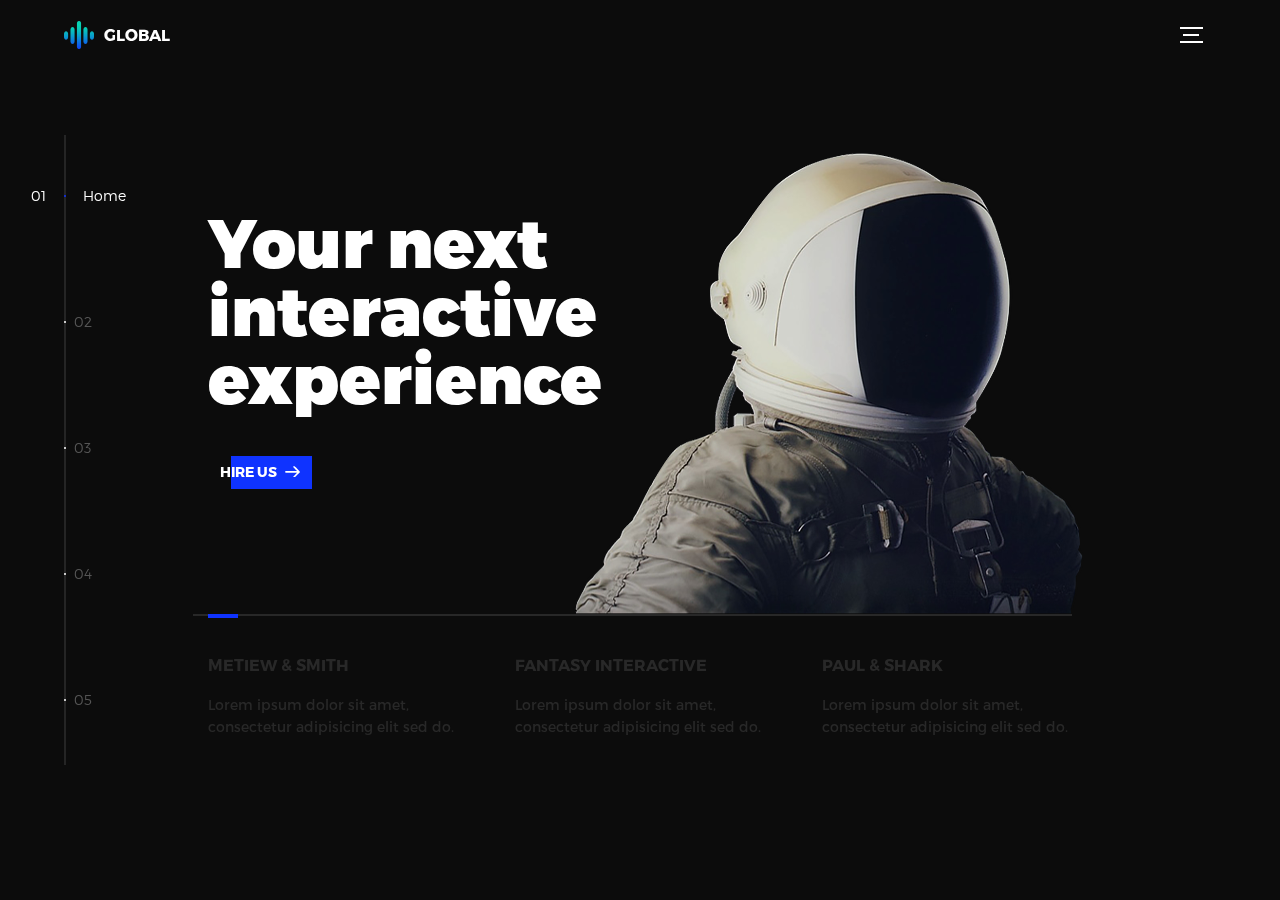
<file: index.html>
<!DOCTYPE html>
<html lang="en">
<head>
  <title>Global</title>
  <meta charset="utf-8">
  <meta name="viewport" content="width=device-width, initial-scale=1">
  <meta http-equiv="X-UA-Compatible" content="IE=edge">
  <meta name="description" content="HTML5 website template">
  <meta name="keywords" content="global, template, html, sass, jquery">
  <meta name="author" content="Bucky Maler">
  <link rel="stylesheet" href="assets/css/main.css">
</head>
<body>

<!-- notification for small viewports and landscape oriented smartphones -->
<div class="device-notification">
  <a class="device-notification--logo" href="#0">
    <img src="assets/img/logo.png" alt="Global">
    <p>Global</p>
  </a>
  <p class="device-notification--message">Global has so much to offer that we must request you orient your device to portrait or find a larger screen. You won't be disappointed.</p>
</div>

<div class="perspective effect-rotate-left">
  <div class="container"><div class="outer-nav--return"></div>
    <div id="viewport" class="l-viewport">
      <div class="l-wrapper">
        <header class="header">
          <a class="header--logo" href="#0">
            <img src="assets/img/logo.png" alt="Global">
            <p>Global</p>
          </a>
          <button class="header--cta cta">Hire Us</button>
          <div class="header--nav-toggle">
            <span></span>
          </div>
        </header>
        <nav class="l-side-nav">
          <ul class="side-nav">
            <li class="is-active"><span>Home</span></li>
            <li><span>Works</span></li>
            <li><span>About</span></li>
            <li><span>Contact</span></li>
            <li><span>Hire us</span></li>
          </ul>
        </nav>
        <ul class="l-main-content main-content">
          <li class="l-section section section--is-active">
            <div class="intro">
              <div class="intro--banner">
                <h1>Your next<br>interactive<br>experience</h1>
                <button class="cta">Hire Us
                  <svg version="1.1" id="Layer_1" xmlns="http://www.w3.org/2000/svg" xmlns:xlink="http://www.w3.org/1999/xlink" x="0px" y="0px" viewBox="0 0 150 118" style="enable-background:new 0 0 150 118;" xml:space="preserve">
                  <g transform="translate(0.000000,118.000000) scale(0.100000,-0.100000)">
                    <path d="M870,1167c-34-17-55-57-46-90c3-15,81-100,194-211l187-185l-565-1c-431,0-571-3-590-13c-55-28-64-94-18-137c21-20,33-20,597-20h575l-192-193C800,103,794,94,849,39c20-20,39-29,61-29c28,0,63,30,298,262c147,144,272,271,279,282c30,51,23,60-219,304C947,1180,926,1196,870,1167z"/>
                  </g>
                  </svg>
                  <span class="btn-background"></span>
                </button>
                <img src="assets/img/introduction-visual.png" alt="Welcome">
              </div>
              <div class="intro--options">
                <a href="#0">
                  <h3>Metiew &amp; Smith</h3>
                  <p>Lorem ipsum dolor sit amet, consectetur adipisicing elit sed do.</p>
                </a>
                <a href="#0">
                  <h3>Fantasy interactive</h3>
                  <p>Lorem ipsum dolor sit amet, consectetur adipisicing elit sed do.</p>
                </a>
                <a href="#0">
                  <h3>Paul &amp; shark</h3>
                  <p>Lorem ipsum dolor sit amet, consectetur adipisicing elit sed do.</p>
                </a>
              </div>
            </div>
          </li>
          <li class="l-section section">
            <div class="work">
              <h2>Selected work</h2>
              <div class="work--lockup">
                <ul class="slider">
                  <li class="slider--item slider--item-left">
                    <a href="#0">
                      <div class="slider--item-image">
                        <img src="assets/img/work-victory.jpg" alt="Victory">
                      </div>
                      <p class="slider--item-title">Victory</p>
                      <p class="slider--item-description">Lorem ipsum dolor sit amet, consectetur adipisicing elit sed do.</p>
                    </a>
                  </li>
                  <li class="slider--item slider--item-center">
                    <a href="#0">
                      <div class="slider--item-image">
                        <img src="assets/img/work-metiew-smith.jpg" alt="Metiew and Smith">
                      </div>
                      <p class="slider--item-title">Metiew &amp; Smith</p>
                      <p class="slider--item-description">Lorem ipsum dolor sit amet, consectetur adipisicing elit sed do.</p>
                    </a>
                  </li>
                  <li class="slider--item slider--item-right">
                    <a href="#0">
                      <div class="slider--item-image">
                        <img src="assets/img/work-alex-nowak.jpg" alt="Alex Nowak">
                      </div>
                      <p class="slider--item-title">Alex Nowak</p>
                      <p class="slider--item-description">Lorem ipsum dolor sit amet, consectetur adipisicing elit sed do.</p>
                    </a>
                  </li>
                </ul>
                <div class="slider--prev">
                  <svg version="1.1" id="Layer_1" xmlns="http://www.w3.org/2000/svg" xmlns:xlink="http://www.w3.org/1999/xlink" x="0px" y="0px"
                  viewBox="0 0 150 118" style="enable-background:new 0 0 150 118;" xml:space="preserve">
                  <g transform="translate(0.000000,118.000000) scale(0.100000,-0.100000)">
                    <path d="M561,1169C525,1155,10,640,3,612c-3-13,1-36,8-52c8-15,134-145,281-289C527,41,562,10,590,10c22,0,41,9,61,29
                    c55,55,49,64-163,278L296,510h575c564,0,576,0,597,20c46,43,37,109-18,137c-19,10-159,13-590,13l-565,1l182,180
                    c101,99,187,188,193,199c16,30,12,57-12,84C631,1174,595,1183,561,1169z"/>
                  </g>
                  </svg>
                </div>
                <div class="slider--next">
                  <svg version="1.1" id="Layer_1" xmlns="http://www.w3.org/2000/svg" xmlns:xlink="http://www.w3.org/1999/xlink" x="0px" y="0px" viewBox="0 0 150 118" style="enable-background:new 0 0 150 118;" xml:space="preserve">
                  <g transform="translate(0.000000,118.000000) scale(0.100000,-0.100000)">
                    <path d="M870,1167c-34-17-55-57-46-90c3-15,81-100,194-211l187-185l-565-1c-431,0-571-3-590-13c-55-28-64-94-18-137c21-20,33-20,597-20h575l-192-193C800,103,794,94,849,39c20-20,39-29,61-29c28,0,63,30,298,262c147,144,272,271,279,282c30,51,23,60-219,304C947,1180,926,1196,870,1167z"/>
                  </g>
                  </svg>
                </div>
              </div>
            </div>
          </li>
          <li class="l-section section">
            <div class="about">
              <div class="about--banner">
                <h2>We<br>believe in<br>passionate<br>people</h2>
                <a href="#0">Career
                  <span>
                    <svg version="1.1" id="Layer_1" xmlns="http://www.w3.org/2000/svg" xmlns:xlink="http://www.w3.org/1999/xlink" x="0px" y="0px" viewBox="0 0 150 118" style="enable-background:new 0 0 150 118;" xml:space="preserve">
                    <g transform="translate(0.000000,118.000000) scale(0.100000,-0.100000)">
                      <path d="M870,1167c-34-17-55-57-46-90c3-15,81-100,194-211l187-185l-565-1c-431,0-571-3-590-13c-55-28-64-94-18-137c21-20,33-20,597-20h575l-192-193C800,103,794,94,849,39c20-20,39-29,61-29c28,0,63,30,298,262c147,144,272,271,279,282c30,51,23,60-219,304C947,1180,926,1196,870,1167z"/>
                    </g>
                    </svg>
                  </span>
                </a>
                <img src="assets/img/about-visual.png" alt="About Us">
              </div>
              <div class="about--options">
                <a href="#0">
                  <h3>Winners</h3>
                </a>
                <a href="#0">
                  <h3>Philosophy</h3>
                </a>
                <a href="#0">
                  <h3>History</h3>
                </a>
              </div>
            </div>
          </li>
          <li class="l-section section">
            <div class="contact">
              <div class="contact--lockup">
                <div class="modal">
                  <div class="modal--information">
                    <p>Pawia 5, 31-154 Kraków, Poland</p>
                    <a href="mailto:ouremail@gmail.com">ouremail@gmail.com</a>
                    <a href="tel:+148126287560">+48 12 628 75 60</a>
                  </div>
                  <ul class="modal--options">
                    <li><a href="#0">Bēhance</a></li>
                    <li><a href="#0">dribbble</a></li>
                    <li><a href="mailto:ouremail@gmail.com">Contact Us</a></li>
                  </ul>
                </div>
              </div>
            </div>
          </li>
          <li class="l-section section">
            <div class="hire">
              <h2>You want us to do</h2>
              <!-- checkout formspree.io for easy form setup -->
              <form class="work-request">
                <div class="work-request--options">
                  <span class="options-a">
                    <input id="opt-1" type="checkbox" value="app design">
                    <label for="opt-1">
                      <svg version="1.1" id="Layer_1" xmlns="http://www.w3.org/2000/svg" xmlns:xlink="http://www.w3.org/1999/xlink" x="0px" y="0px"
                      viewBox="0 0 150 111" style="enable-background:new 0 0 150 111;" xml:space="preserve">
                      <g transform="translate(0.000000,111.000000) scale(0.100000,-0.100000)">
                        <path d="M950,705L555,310L360,505C253,612,160,700,155,700c-6,0-44-34-85-75l-75-75l278-278L550-5l475,475c261,261,475,480,475,485c0,13-132,145-145,145C1349,1100,1167,922,950,705z"/>
                      </g>
                      </svg>
                      App Design
                    </label>
                    <input id="opt-2" type="checkbox" value="graphic design">
                    <label for="opt-2">
                      <svg version="1.1" id="Layer_1" xmlns="http://www.w3.org/2000/svg" xmlns:xlink="http://www.w3.org/1999/xlink" x="0px" y="0px"
                      viewBox="0 0 150 111" style="enable-background:new 0 0 150 111;" xml:space="preserve">
                      <g transform="translate(0.000000,111.000000) scale(0.100000,-0.100000)">
                        <path d="M950,705L555,310L360,505C253,612,160,700,155,700c-6,0-44-34-85-75l-75-75l278-278L550-5l475,475c261,261,475,480,475,485c0,13-132,145-145,145C1349,1100,1167,922,950,705z"/>
                      </g>
                      </svg>
                      Graphic Design
                    </label>
                    <input id="opt-3" type="checkbox" value="motion design">
                    <label for="opt-3">
                      <svg version="1.1" id="Layer_1" xmlns="http://www.w3.org/2000/svg" xmlns:xlink="http://www.w3.org/1999/xlink" x="0px" y="0px"
                      viewBox="0 0 150 111" style="enable-background:new 0 0 150 111;" xml:space="preserve">
                      <g transform="translate(0.000000,111.000000) scale(0.100000,-0.100000)">
                        <path d="M950,705L555,310L360,505C253,612,160,700,155,700c-6,0-44-34-85-75l-75-75l278-278L550-5l475,475c261,261,475,480,475,485c0,13-132,145-145,145C1349,1100,1167,922,950,705z"/>
                      </g>
                      </svg>
                      Motion Design
                    </label>
                  </span>
                  <span class="options-b">
                    <input id="opt-4" type="checkbox" value="ux design">
                    <label for="opt-4">
                      <svg version="1.1" id="Layer_1" xmlns="http://www.w3.org/2000/svg" xmlns:xlink="http://www.w3.org/1999/xlink" x="0px" y="0px"
                      viewBox="0 0 150 111" style="enable-background:new 0 0 150 111;" xml:space="preserve">
                      <g transform="translate(0.000000,111.000000) scale(0.100000,-0.100000)">
                        <path d="M950,705L555,310L360,505C253,612,160,700,155,700c-6,0-44-34-85-75l-75-75l278-278L550-5l475,475c261,261,475,480,475,485c0,13-132,145-145,145C1349,1100,1167,922,950,705z"/>
                      </g>
                      </svg>
                      UX Design
                    </label>
                    <input id="opt-5" type="checkbox" value="webdesign">
                    <label for="opt-5">
                      <svg version="1.1" id="Layer_1" xmlns="http://www.w3.org/2000/svg" xmlns:xlink="http://www.w3.org/1999/xlink" x="0px" y="0px"
                      viewBox="0 0 150 111" style="enable-background:new 0 0 150 111;" xml:space="preserve">
                      <g transform="translate(0.000000,111.000000) scale(0.100000,-0.100000)">
                        <path d="M950,705L555,310L360,505C253,612,160,700,155,700c-6,0-44-34-85-75l-75-75l278-278L550-5l475,475c261,261,475,480,475,485c0,13-132,145-145,145C1349,1100,1167,922,950,705z"/>
                      </g>
                      </svg>
                      Webdesign
                    </label>
                    <input id="opt-6" type="checkbox" value="marketing">
                    <label for="opt-6">
                      <svg version="1.1" id="Layer_1" xmlns="http://www.w3.org/2000/svg" xmlns:xlink="http://www.w3.org/1999/xlink" x="0px" y="0px"
                      viewBox="0 0 150 111" style="enable-background:new 0 0 150 111;" xml:space="preserve">
                      <g transform="translate(0.000000,111.000000) scale(0.100000,-0.100000)">
                        <path d="M950,705L555,310L360,505C253,612,160,700,155,700c-6,0-44-34-85-75l-75-75l278-278L550-5l475,475c261,261,475,480,475,485c0,13-132,145-145,145C1349,1100,1167,922,950,705z"/>
                      </g>
                      </svg>
                      Marketing
                    </label>
                  </span>
                </div>
                <div class="work-request--information">
                  <div class="information-name">
                    <input id="name" type="text" spellcheck="false">
                    <label for="name">Name</label>
                  </div>
                  <div class="information-email">
                    <input id="email" type="email" spellcheck="false">
                    <label for="email">Email</label>
                  </div>
                </div>
                <input type="submit" value="Send Request">
              </form>
            </div>
          </li>
        </ul>
      </div>
    </div>
  </div>
  <ul class="outer-nav">
    <li class="is-active">Home</li>
    <li>Works</li>
    <li>About</li>
    <li>Contact</li>
    <li>Hire us</li>
  </ul>
</div>

<script src="https://ajax.googleapis.com/ajax/libs/jquery/2.2.4/jquery.min.js"></script>
<script>window.jQuery || document.write('<script src="assets/js/vendor/jquery-2.2.4.min.js"><\/script>')</script>
<script src="assets/js/functions-min.js"></script>
</body>
</html>
</file>
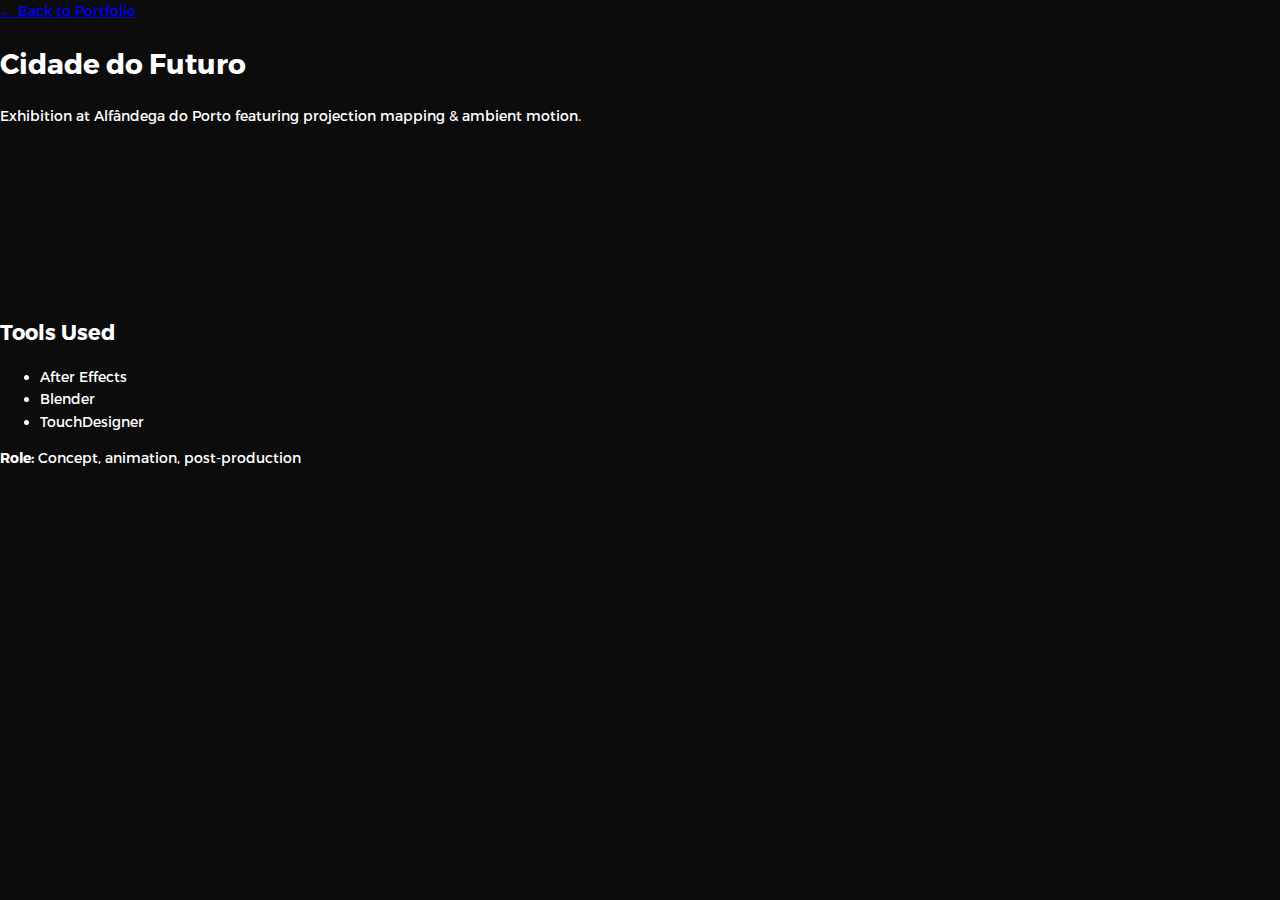
<file: CidadeDoFuturo.html>
<!DOCTYPE html>
<html lang="en">
<head>
  <meta charset="UTF-8" />
  <meta name="viewport" content="width=device-width, initial-scale=1.0" />
  <title>Cidade do Futuro – Descalco Media</title>
  <link rel="stylesheet" href="assets/css/main.css" />
</head>
<body>
  <header>
    <a href="index.html">← Back to Portfolio</a>
  </header>

  <main>
    <h1>Cidade do Futuro</h1>
    <p>Exhibition at Alfândega do Porto featuring projection mapping & ambient motion.</p>
    <iframe src="https://www.youtube.com/embed/YOUR_VIDEO_ID" frameborder="0" allowfullscreen></iframe>
    <h2>Tools Used</h2>
    <ul>
      <li>After Effects</li>
      <li>Blender</li>
      <li>TouchDesigner</li>
    </ul>
    <p><strong>Role:</strong> Concept, animation, post-production</p>
  </main>
</body>
</html>
</file>
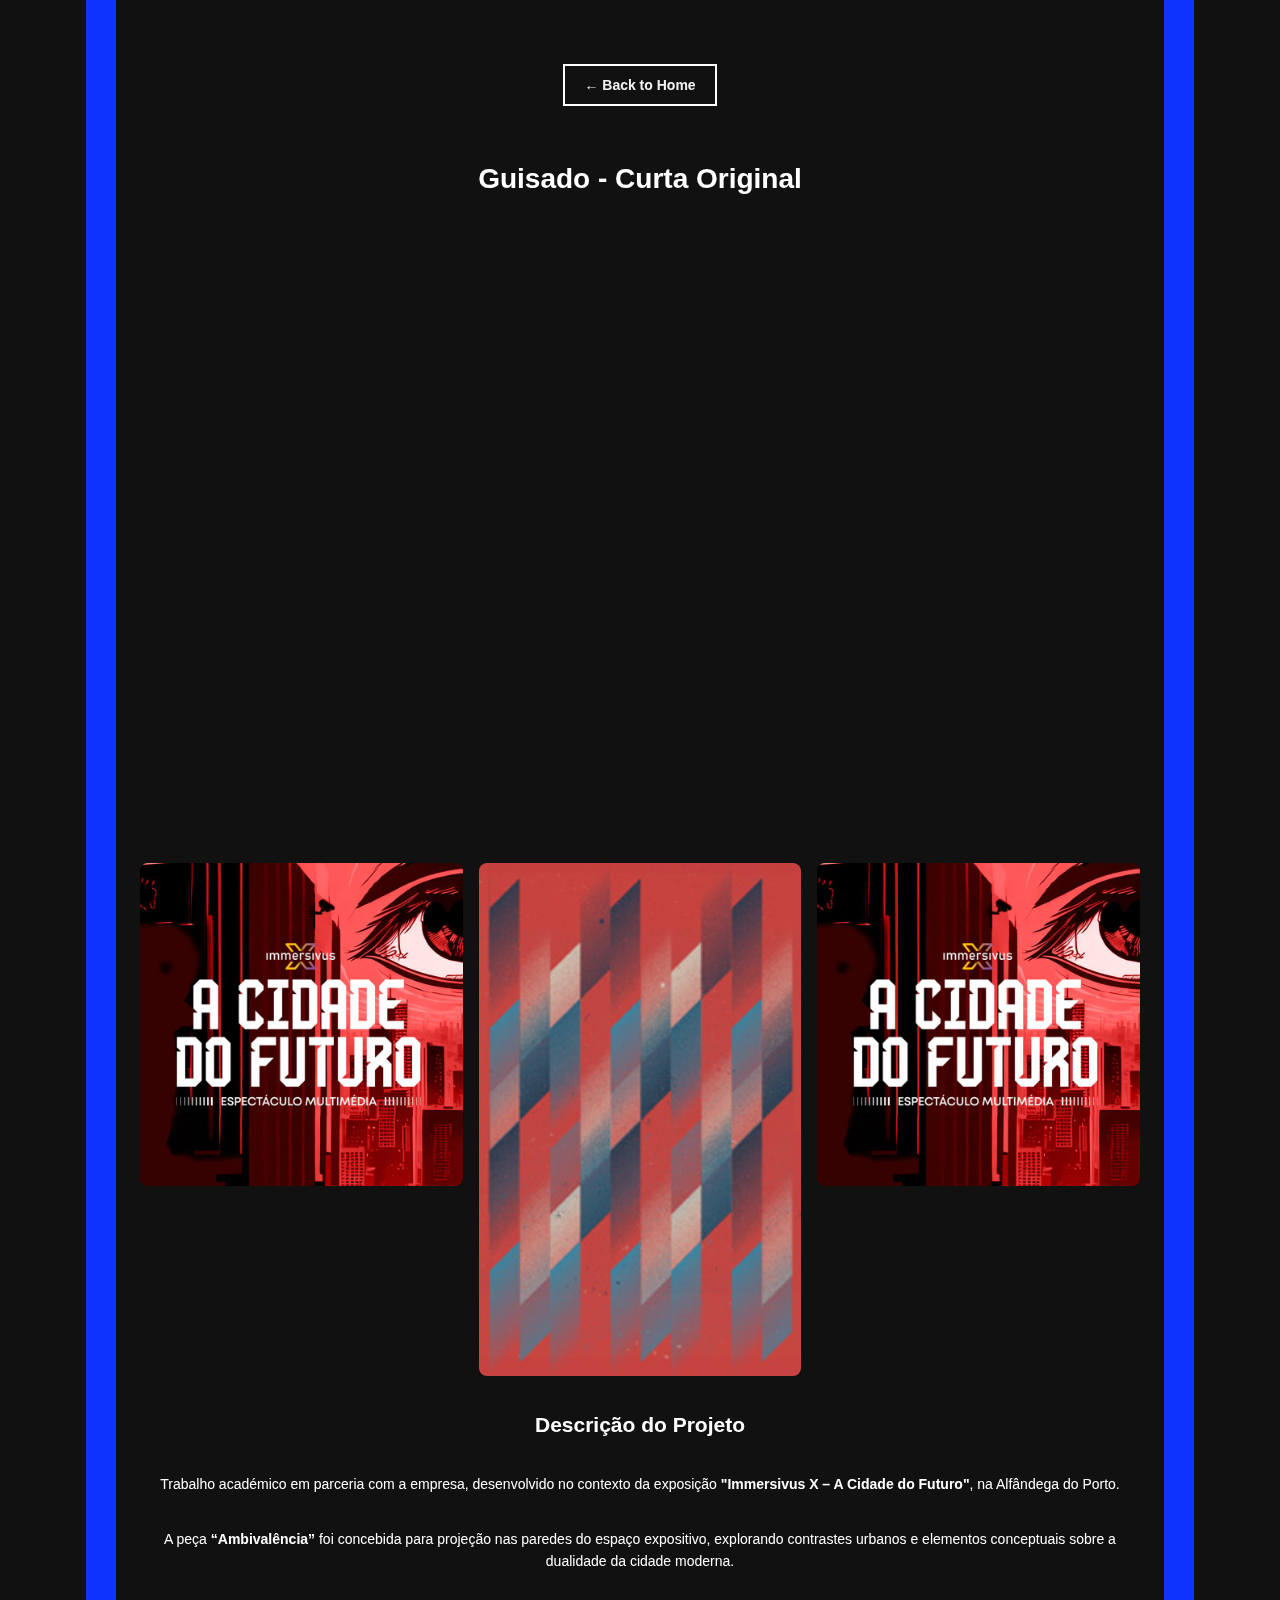
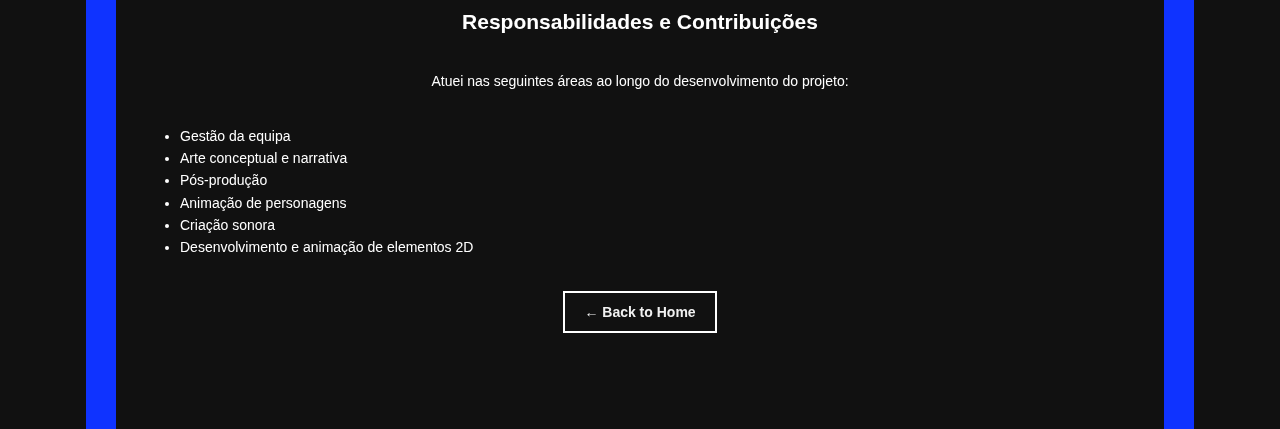
<file: GUISADO.html>
<!DOCTYPE html>
<html lang="en">
<head>
  <meta charset="UTF-8" />
  <meta name="viewport" content="width=device-width, initial-scale=1.0" />
  <title>Guisado - Original Short Movie – Descalco Media</title>
  <link rel="stylesheet" href="assets/css/main.css" />
  <style>
    body {
      background-color: #111;
      color: #fff;
      font-family: 'Open Sans', sans-serif;
      margin: 0;
      padding: 0;
    }
    .container {
      max-width: 1000px;
      margin: 0 auto;
      padding: 4rem 1.5rem;
      text-align: center;
    }
    a.back-link {
      display: inline-block;
      color: #f1f1f1;
      text-decoration: none;
      font-weight: bold;
      border: 2px solid #fff;
      padding: 0.5rem 1.2rem;
      margin-bottom: 2rem;
      transition: 0.3s;
    }
    a.back-link:hover {
      background-color: #fff;
      color: #111;
    }
    iframe {
      width: 100%;
      max-width: 960px;
      height: 540px;
      margin: 2rem 0;
      border: none;
    }
    .image-grid {
      display: grid;
      gap: 1rem;
      margin: 2rem 0;
    }
    @media (min-width: 768px) {
      .image-grid {
        grid-template-columns: repeat(3, 1fr);
      }
    }
    .image-grid img {
      width: 100%;
      height: auto;
      border-radius: 8px;
    }
    p, h2 {
      margin-bottom: 2rem;
    }
  </style>
</head>
<body>

  <div class="container">
    <a class="back-link" href="index.html">← Back to Home</a>

    <h1>Guisado - Curta Original</h1>

    <!-- Embedded video (replace with your real video link) -->
    <iframe src="https://www.youtube.com/embed/YOUR_VIDEO_ID" allowfullscreen></iframe>

    <!-- Image grid -->
    <div class="image-grid">
      <img src="assets/img/CidadeDoFuturo.jpeg" alt="Cidade do Futuro 1" />
      <img src="assets/img/work-alex-nowak.jpg" alt="Cidade do Futuro 2" />
      <img src="assets/img/CidadeDoFuturo.jpeg" alt="Cidade do Futuro 3" />
    </div>

    <!-- Descriptive text -->
    <h2>Descrição do Projeto</h2>
    <p>
      Trabalho académico em parceria com a empresa, desenvolvido no contexto da exposição <strong>"Immersivus X – A Cidade do Futuro"</strong>, na Alfândega do Porto.
    </p>
    <p>
      A peça <strong>“Ambivalência”</strong> foi concebida para projeção nas paredes do espaço expositivo, explorando contrastes urbanos e elementos conceptuais sobre a dualidade da cidade moderna.
    </p>

    <h2>Responsabilidades e Contribuições</h2>
    <p>
      Atuei nas seguintes áreas ao longo do desenvolvimento do projeto:
      <ul style="text-align:left; margin-top: 1rem;">
        <li>Gestão da equipa</li>
        <li>Arte conceptual e narrativa</li>
        <li>Pós-produção</li>
        <li>Animação de personagens</li>
        <li>Criação sonora</li>
        <li>Desenvolvimento e animação de elementos 2D</li>
      </ul>
    </p>

    <a class="back-link" href="index.html">← Back to Home</a>
  </div>

</body>
</html>
</file>
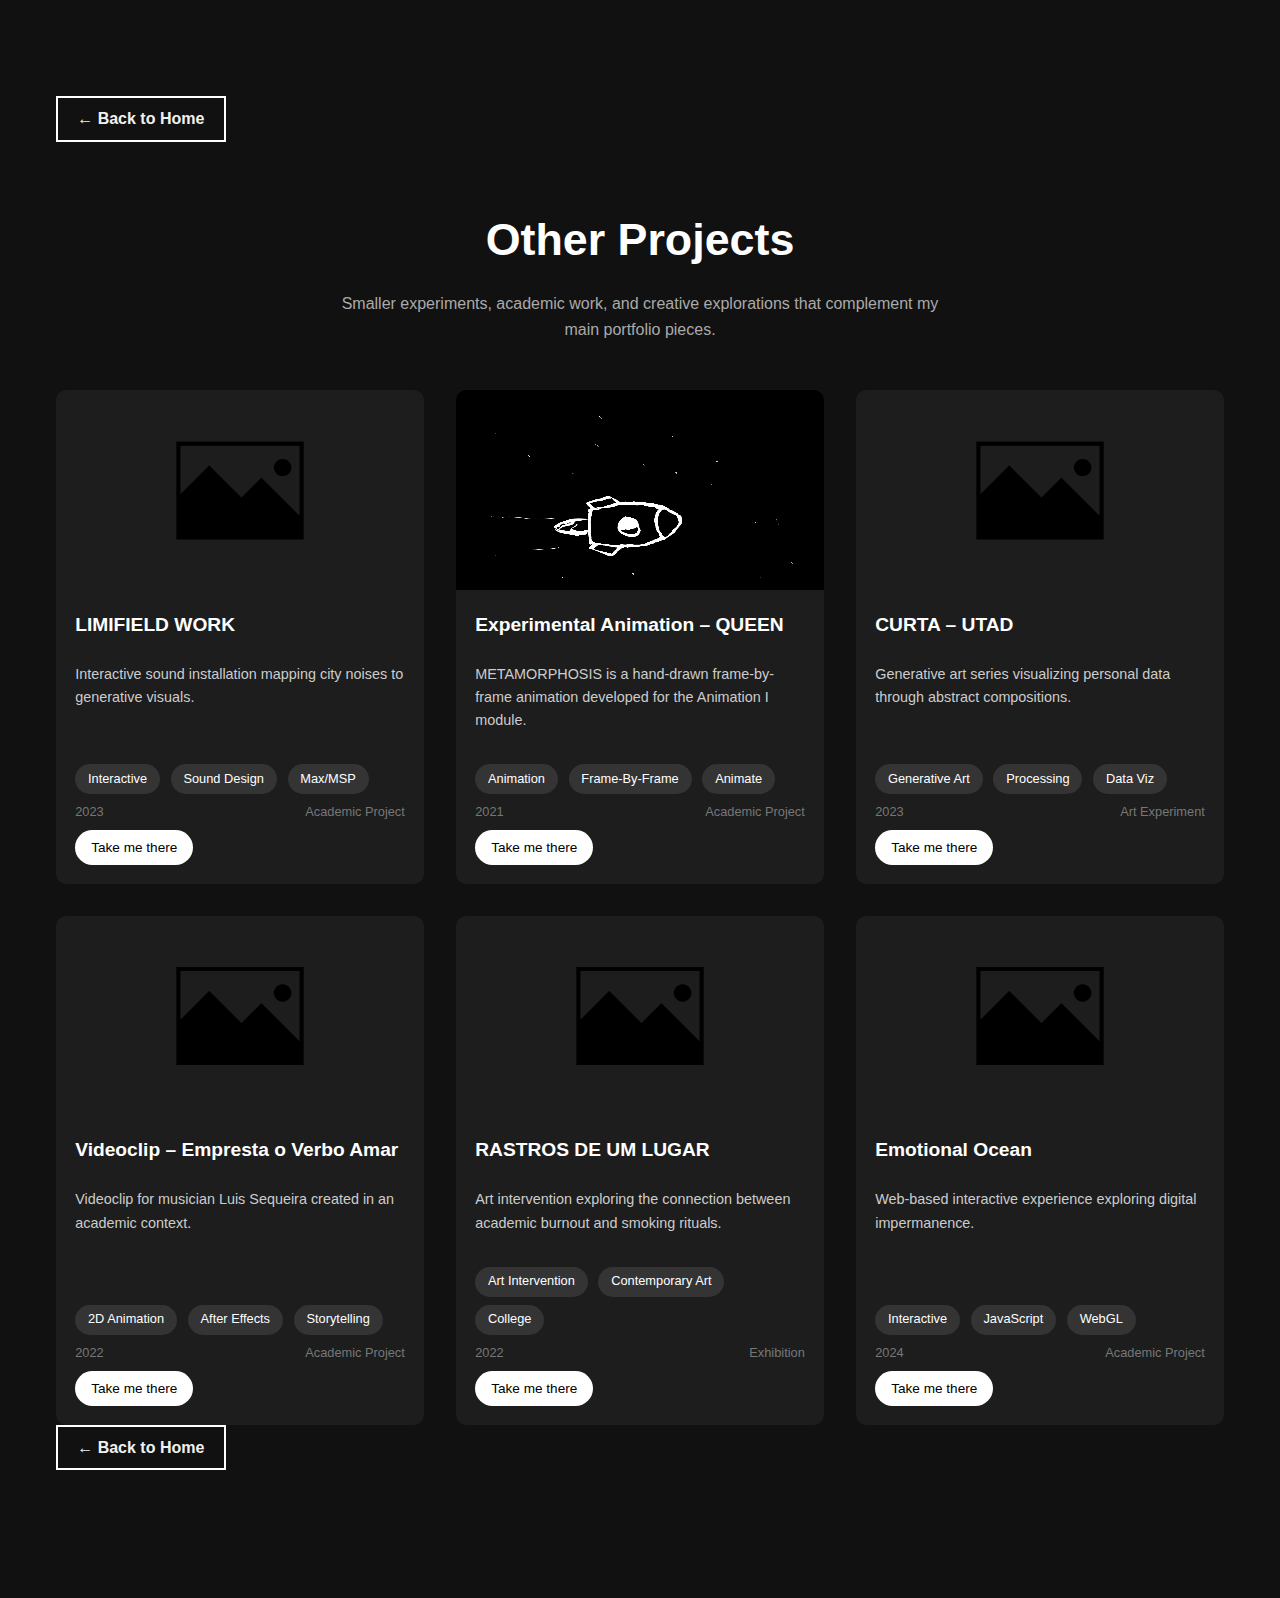
<file: other-projects.html>
<!DOCTYPE html>
<html lang="en">
<head>
  <meta charset="UTF-8" />
  <meta name="viewport" content="width=device-width, initial-scale=1.0"/>
  <title>Other Projects – Descalco Media</title>
  <link rel="stylesheet" href="portfolio.css" />
  <style>
    body {
      font-family: Arial, sans-serif;
      margin: 0;
      padding: 2rem;
      background: #111;
      color: #fff;
    }

    .container {
      max-width: 1200px;
      margin: 0 auto;
    }

    .back-link {
      color: #aaa;
      text-decoration: none;
      margin-bottom: 2rem;
      display: inline-block;
    }

    .projects-header {
      text-align: center;
      margin-bottom: 3rem;
    }

    .projects-header h1 {
      font-size: 2.8rem;
      margin-bottom: 1rem;
    }

    .projects-header p {
      max-width: 600px;
      margin: 0 auto;
      color: #aaa;
    }

    .projects-grid {
      display: grid;
      gap: 2rem;
      grid-template-columns: repeat(auto-fill, minmax(300px, 1fr));
    }

    .project-card {
      background: rgba(255,255,255,0.05);
      border-radius: 10px;
      overflow: hidden;
      transition: transform 0.3s ease, box-shadow 0.3s ease;
      display: flex;
      flex-direction: column;
    }

    .project-card:hover {
      transform: translateY(-5px);
      box-shadow: 0 10px 20px rgba(0,0,0,0.2);
    }

    .project-card-image {
      width: 100%;
      height: 200px;
      object-fit: cover;
    }

    .project-card-content {
      padding: 1.2rem;
      flex-grow: 1;
      display: flex;
      flex-direction: column;
    }

    .project-card h3 {
      margin-top: 0;
      font-size: 1.2rem;
      margin-bottom: 0.5rem;
    }

    .project-card p {
      color: #ccc;
      font-size: 0.9rem;
      flex-grow: 1;
    }

    .project-tag {
      background: rgba(255,255,255,0.1);
      padding: 0.3rem 0.8rem;
      border-radius: 20px;
      font-size: 0.8rem;
      margin-right: 0.4rem;
      margin-top: 0.5rem;
      display: inline-block;
    }

    .project-card-meta {
      font-size: 0.8rem;
      color: #777;
      display: flex;
      justify-content: space-between;
      margin: 0.5rem 0;
    }

    .project-button {
      align-self: flex-start;
      background-color: #fff;
      color: #000;
      padding: 0.4rem 1rem;
      font-size: 0.85rem;
      border-radius: 20px;
      text-decoration: none;
      transition: background 0.3s ease, color 0.3s ease;
    }

    .project-button:hover {
      background-color: #000;
      color: #fff;
    }
  </style>
</head>
<body>
  <div class="container">
    <a class="back-link" href="index.html">← Back to Home</a>

    <div class="projects-header">
      <h1>Other Projects</h1>
      <p>Smaller experiments, academic work, and creative explorations that complement my main portfolio pieces.</p>
    </div>

    <div class="projects-grid">
      
      <!-- Project 1 -->
      <div class="project-card">
        <img src="assets/img/placeholder.png" alt="LIMIFIELD WORK" class="project-card-image">
        <div class="project-card-content">
          <h3>LIMIFIELD WORK</h3>
          <p>Interactive sound installation mapping city noises to generative visuals.</p>
          <div>
            <span class="project-tag">Interactive</span>
            <span class="project-tag">Sound Design</span>
            <span class="project-tag">Max/MSP</span>
          </div>
          <div class="project-card-meta">
            <span>2023</span>
            <span>Academic Project</span>
          </div>
          <a href="https://www.youtube.com/watch?v=BgKK0P0Rjyo" target="_blank" class="project-button">Take me there</a>
        </div>
      </div>

      <!-- Project 2 -->
<div class="project-card">
  <video class="project-card-image" autoplay loop muted playsinline>
    <source src="assets/img/OUTROS/queen.mp4" type="video/mp4" />
    Your browser does not support the video tag.
  </video>
  <div class="project-card-content">
    <h3>Experimental Animation – QUEEN</h3>
    <p>METAMORPHOSIS is a hand-drawn frame-by-frame animation developed for the Animation I module.</p>
    <div>
      <span class="project-tag">Animation</span>
      <span class="project-tag">Frame-By-Frame</span>
      <span class="project-tag">Animate</span>
    </div>
    <div class="project-card-meta">
      <span>2021</span>
      <span>Academic Project</span>
    </div>
    <a href="https://youtu.be/xAjgsekjEcI" target="_blank" class="project-button">Take me there</a>
  </div>
</div>


      <!-- Project 3 -->
      <div class="project-card">
        <img src="assets/img/placeholder.png" alt="CURTA UTAD" class="project-card-image">
        <div class="project-card-content">
          <h3>CURTA – UTAD</h3>
          <p>Generative art series visualizing personal data through abstract compositions.</p>
          <div>
            <span class="project-tag">Generative Art</span>
            <span class="project-tag">Processing</span>
            <span class="project-tag">Data Viz</span>
          </div>
          <div class="project-card-meta">
            <span>2023</span>
            <span>Art Experiment</span>
          </div>
          <a href="https://www.youtube.com/watch?v=BgKK0P0Rjyo" target="_blank" class="project-button">Take me there</a>
        </div>
      </div>

      <!-- Project 4 -->
      <div class="project-card">
        <img src="assets/img/placeholder.png" alt="Videoclip" class="project-card-image">
        <div class="project-card-content">
          <h3>Videoclip – Empresta o Verbo Amar</h3>
          <p>Videoclip for musician Luis Sequeira created in an academic context.</p>
          <div>
            <span class="project-tag">2D Animation</span>
            <span class="project-tag">After Effects</span>
            <span class="project-tag">Storytelling</span>
          </div>
          <div class="project-card-meta">
            <span>2022</span>
            <span>Academic Project</span>
          </div>
          <a href="https://www.youtube.com/watch?v=BgKK0P0Rjyo" target="_blank" class="project-button">Take me there</a>
        </div>
      </div>

      <!-- Project 5 -->
      <div class="project-card">
        <img src="assets/img/placeholder.png" alt="RASTROS DE UM LUGAR" class="project-card-image">
        <div class="project-card-content">
          <h3>RASTROS DE UM LUGAR</h3>
          <p>Art intervention exploring the connection between academic burnout and smoking rituals.</p>
          <div>
            <span class="project-tag">Art Intervention</span>
            <span class="project-tag">Contemporary Art</span>
            <span class="project-tag">College</span>
          </div>
          <div class="project-card-meta">
            <span>2022</span>
            <span>Exhibition</span>
          </div>
          <a href="https://www.youtube.com/watch?v=BgKK0P0Rjyo" target="_blank" class="project-button">Take me there</a>
        </div>
      </div>

      <!-- Project 6 -->
      <div class="project-card">
        <img src="assets/img/placeholder.png" alt="Emotional Ocean" class="project-card-image">
        <div class="project-card-content">
          <h3>Emotional Ocean</h3>
          <p>Web-based interactive experience exploring digital impermanence.</p>
          <div>
            <span class="project-tag">Interactive</span>
            <span class="project-tag">JavaScript</span>
            <span class="project-tag">WebGL</span>
          </div>
          <div class="project-card-meta">
            <span>2024</span>
            <span>Academic Project</span>
          </div>
          <a href="https://www.youtube.com/watch?v=BgKK0P0Rjyo" target="_blank" class="project-button">Take me there</a>
        </div>
      </div>
    </div>

    <a class="back-link" href="index.html">← Back to Home</a>
  </div>
</body>
</html>
</file>
<file: assets/css/main.css>
@font-face{font-family:'Montserrat';src:url("fonts/Montserrat-Black.eot");src:local("☺"),url("fonts/Montserrat-Black.woff") format("woff"),url("fonts/Montserrat-Black.ttf") format("truetype"),url("fonts/Montserrat-Black.svg") format("svg");font-weight:900;font-style:normal}@font-face{font-family:'Montserrat';src:url("fonts/Montserrat-Bold.eot");src:local("☺"),url("fonts/Montserrat-Bold.woff") format("woff"),url("fonts/Montserrat-Bold.ttf") format("truetype"),url("fonts/Montserrat-Bold.svg") format("svg");font-weight:700;font-style:normal}@font-face{font-family:'Montserrat';src:url("fonts/Montserrat-Regular.eot");src:local("☺"),url("fonts/Montserrat-Regular.woff") format("woff"),url("fonts/Montserrat-Regular.ttf") format("truetype"),url("fonts/Montserrat-Regular.svg") format("svg");font-weight:400;font-style:normal}@font-face{font-family:'Montserrat';src:url("fonts/Montserrat-Light.eot");src:local("☺"),url("fonts/Montserrat-Light.woff") format("woff"),url("fonts/Montserrat-Light.ttf") format("truetype"),url("fonts/Montserrat-Light.svg") format("svg");font-weight:300;font-style:normal}/*! normalize.css v3.0.2 | MIT License | git.io/normalize */html{font-family:sans-serif;-ms-text-size-adjust:100%;-webkit-text-size-adjust:100%}body{margin:0}article,aside,details,figcaption,figure,footer,header,hgroup,main,menu,nav,section,summary{display:block}audio,canvas,progress,video{display:inline-block;vertical-align:baseline}audio:not([controls]){display:none;height:0}[hidden],template{display:none}a{background-color:transparent}a:active,a:hover{outline:0}abbr[title]{border-bottom:1px dotted}b,strong{font-weight:bold}dfn{font-style:italic}h1{font-size:2em;margin:0.67em 0}mark{background:#ff0;color:#000}small{font-size:80%}sub,sup{font-size:75%;line-height:0;position:relative;vertical-align:baseline}sup{top:-0.5em}sub{bottom:-0.25em}img{border:0}svg:not(:root){overflow:hidden}figure{margin:1em 40px}hr{box-sizing:content-box;height:0}pre{overflow:auto}code,kbd,pre,samp{font-family:monospace, monospace;font-size:1em}button,input,optgroup,select,textarea{color:inherit;font:inherit;margin:0}button{overflow:visible}button,select{text-transform:none}button,html input[type="button"],input[type="reset"],input[type="submit"]{-webkit-appearance:button;cursor:pointer}button[disabled],html input[disabled]{cursor:default}button::-moz-focus-inner,input::-moz-focus-inner{border:0;padding:0}input{line-height:normal}input[type="checkbox"],input[type="radio"]{box-sizing:border-box;padding:0}input[type="number"]::-webkit-inner-spin-button,input[type="number"]::-webkit-outer-spin-button{height:auto}input[type="search"]{-webkit-appearance:textfield;box-sizing:content-box}input[type="search"]::-webkit-search-cancel-button,input[type="search"]::-webkit-search-decoration{-webkit-appearance:none}fieldset{border:1px solid #c0c0c0;margin:0 2px;padding:0.35em 0.625em 0.75em}legend{border:0;padding:0}textarea{overflow:auto}optgroup{font-weight:bold}table{border-collapse:collapse;border-spacing:0}td,th{padding:0}::-moz-selection{background:#FFF498}::selection{background:#FFF498}::-moz-selection{background:#FFF498}img::-moz-selection{background:transparent}img::selection{background:transparent}img::-moz-selection{background:transparent}body{-webkit-tap-highlight-color:#FFF498}body{background-color:#0c0c0c;font-size:14px;line-height:1.6;font-family:"Montserrat",sans-serif;color:#fff;-webkit-font-smoothing:antialiased;-webkit-text-size-adjust:100%}.l-viewport{position:relative;width:100%;height:100vh;box-shadow:0 0 45px 5px rgba(0,0,0,0.85);overflow:hidden}.l-wrapper{position:relative;width:1440px;max-width:90%;height:100%;margin:0 auto}.l-side-nav{position:absolute;left:0;display:-webkit-box;display:-webkit-flex;display:-ms-flexbox;display:flex;height:100%;-webkit-box-align:center;-webkit-align-items:center;-ms-flex-align:center;align-items:center}.l-side-nav::before{content:"";position:absolute;top:50%;left:0;-webkit-transform:translateY(-50%);transform:translateY(-50%);width:2px;height:70%;max-height:750px;background-color:#555;opacity:.35;z-index:10}@media (max-width: 1180px){.l-side-nav{display:none}}.l-main-content{position:relative;width:100%;height:100%;margin:0;padding:0;list-style:none}.l-section{position:absolute;width:100%;height:100%}.device-notification{display:none;position:fixed;top:0;left:0;width:100%;height:100%;-webkit-box-orient:vertical;-webkit-box-direction:normal;-webkit-flex-direction:column;-ms-flex-direction:column;flex-direction:column;-webkit-box-align:center;-webkit-align-items:center;-ms-flex-align:center;-ms-grid-row-align:center;align-items:center;-webkit-box-pack:center;-webkit-justify-content:center;-ms-flex-pack:center;justify-content:center;background-color:#0c0c0c;z-index:12}.device-notification--logo{display:-webkit-box;display:-webkit-flex;display:-ms-flexbox;display:flex;-webkit-box-align:center;-webkit-align-items:center;-ms-flex-align:center;align-items:center;text-decoration:none;color:#fff}.device-notification--logo p{margin:0 0 0 10px;font-size:16px;font-weight:700;text-transform:uppercase}.device-notification--message{width:70%;margin:30px 0 0 0;font-weight:700;text-align:center}@media (max-width: 767px) and (min-width: 601px) and (max-height: 680px){.device-notification{display:-webkit-box;display:-webkit-flex;display:-ms-flexbox;display:flex}}@media (max-width: 600px) and (min-width: 480px) and (max-height: 580px){.device-notification{display:-webkit-box;display:-webkit-flex;display:-ms-flexbox;display:flex}}@media (max-width: 736px) and (min-width: 360px) and (orientation: landscape){.device-notification{display:-webkit-box;display:-webkit-flex;display:-ms-flexbox;display:flex}}@media(max-width: 359px){.device-notification{display:-webkit-box;display:-webkit-flex;display:-ms-flexbox;display:flex}}.section{opacity:0;visibility:hidden;-webkit-transition:opacity .4s ease-in-out,visibility 0s .4s;transition:opacity .4s ease-in-out,visibility 0s .4s}.section--is-active{opacity:1;visibility:visible;z-index:1;-webkit-transition:opacity .4s ease-in-out .4s;transition:opacity .4s ease-in-out .4s}.section--next{-webkit-transform:translateY(-45px);transform:translateY(-45px);-webkit-transition:-webkit-transform .4s ease-in-out;transition:-webkit-transform .4s ease-in-out;transition:transform .4s ease-in-out;transition:transform .4s ease-in-out, -webkit-transform .4s ease-in-out}.section--prev{-webkit-transform:translateY(45px);transform:translateY(45px);-webkit-transition:-webkit-transform .4s ease-in-out;transition:-webkit-transform .4s ease-in-out;transition:transform .4s ease-in-out;transition:transform .4s ease-in-out, -webkit-transform .4s ease-in-out}.header{position:absolute;top:0;left:0;display:-webkit-box;display:-webkit-flex;display:-ms-flexbox;display:flex;width:100%;height:70px;-webkit-box-align:center;-webkit-align-items:center;-ms-flex-align:center;align-items:center;-webkit-box-pack:justify;-webkit-justify-content:space-between;-ms-flex-pack:justify;justify-content:space-between;z-index:10}.header--logo{display:-webkit-box;display:-webkit-flex;display:-ms-flexbox;display:flex;-webkit-box-align:center;-webkit-align-items:center;-ms-flex-align:center;align-items:center;text-decoration:none;color:#fff}.header--logo p{margin:0 0 0 10px;font-size:16px;font-weight:700;text-transform:uppercase}.header--nav-toggle{display:-webkit-box;display:-webkit-flex;display:-ms-flexbox;display:flex;width:50px;height:50px;-webkit-box-orient:vertical;-webkit-box-direction:normal;-webkit-flex-direction:column;-ms-flex-direction:column;flex-direction:column;-webkit-box-align:center;-webkit-align-items:center;-ms-flex-align:center;align-items:center;-webkit-box-pack:center;-webkit-justify-content:center;-ms-flex-pack:center;justify-content:center;cursor:pointer}.header--nav-toggle span,.header--nav-toggle::before,.header--nav-toggle::after{content:"";position:relative;width:16px;height:2px;background-color:#fff}.header--nav-toggle::before{bottom:5px;width:23px}.header--nav-toggle::after{top:5px;width:23px}.header--cta{position:absolute;top:50%;left:50%;-webkit-transform:translate(-50%, -50%);transform:translate(-50%, -50%);padding:0 20px;line-height:30px;text-decoration:none;color:#fff;font-weight:700;text-transform:uppercase;background-color:#0f33ff;border:none;opacity:0;visibility:hidden;-webkit-transition:opacity .4s ease-in-out,visibility 0s .4s;transition:opacity .4s ease-in-out,visibility 0s .4s}.header--cta:focus{outline:none}.header--cta.is-active{opacity:1;visibility:visible;-webkit-transition:opacity .4s ease-in-out .4s;transition:opacity .4s ease-in-out .4s}@media (max-width: 767px){.header--cta{display:none}}.side-nav{position:relative;display:-webkit-box;display:-webkit-flex;display:-ms-flexbox;display:flex;width:100px;height:70%;max-height:750px;-webkit-box-orient:vertical;-webkit-box-direction:normal;-webkit-flex-direction:column;-ms-flex-direction:column;flex-direction:column;-webkit-justify-content:space-around;-ms-flex-pack:distribute;justify-content:space-around;margin:0;padding:0;list-style-position:inside;z-index:10}.side-nav>li{position:relative;top:-5px;color:#fff;font-size:6px;cursor:pointer}.side-nav>li span{position:relative;top:3px;left:10px;color:#fff;font-size:14px;font-weight:300;opacity:0;visibility:hidden}.side-nav>li::before{position:absolute;top:3px;left:10px;color:#555;font-size:14px;font-weight:300}.side-nav li:nth-child(1)::before{content:"01"}.side-nav li:nth-child(2)::before{content:"02"}.side-nav li:nth-child(3)::before{content:"03"}.side-nav li:nth-child(4)::before{content:"04"}.side-nav li:nth-child(5)::before{content:"05"}.side-nav li.is-active{color:#0f33ff;-webkit-transition:color .4s ease-in-out;transition:color .4s ease-in-out}.side-nav li.is-active span{opacity:1;visibility:visible;-webkit-transition:opacity .4s ease-in-out;transition:opacity .4s ease-in-out}.side-nav li.is-active::before{left:-33px;color:#fff}.intro{position:relative;display:-webkit-box;display:-webkit-flex;display:-ms-flexbox;display:flex;width:900px;max-width:75%;height:100%;-webkit-box-orient:vertical;-webkit-box-direction:normal;-webkit-flex-direction:column;-ms-flex-direction:column;flex-direction:column;-webkit-box-pack:center;-webkit-justify-content:center;-ms-flex-pack:center;justify-content:center;margin:0 auto}@media (max-width: 1180px){.intro{max-width:100%}}.intro--banner{position:relative;height:475px}.intro--banner::before{content:"";position:absolute;bottom:20px;left:-15px;right:0;height:2px;background-color:#282828}.intro--banner::after{content:"";position:absolute;bottom:18px;left:0;width:30px;height:4px;background-color:#0f33ff}.intro--banner h1{position:relative;font-size:68px;font-weight:900;line-height:1;z-index:1}.intro--banner button{position:relative;padding:5px 17px 5px 12px;font-weight:700;text-transform:uppercase;background-color:transparent;border:none}.intro--banner button .btn-background{position:absolute;top:0;left:23px;right:0;height:100%;background-color:#0f33ff;z-index:-1;-webkit-transition:left .2s ease-in-out;transition:left .2s ease-in-out}.intro--banner button:hover .btn-background{left:0}.intro--banner button:focus{outline:none}.intro--banner button svg{position:relative;left:5px;width:15px;fill:#fff}.intro--banner img{position:absolute;bottom:21px;right:-12px}.intro--options{display:-webkit-box;display:-webkit-flex;display:-ms-flexbox;display:flex;-webkit-box-pack:justify;-webkit-justify-content:space-between;-ms-flex-pack:justify;justify-content:space-between;margin:0;padding:0;list-style:none}.intro--options>a{max-width:250px;text-decoration:none;color:#282828;-webkit-transition:color .2s ease-in-out;transition:color .2s ease-in-out}.intro--options>a:hover{color:#fff}.intro--options h3{font-size:16px;text-transform:uppercase}.intro--options p{margin-bottom:0}@media (max-width: 900px){.intro--banner{height:380px}.intro--banner h1{font-size:55px}.intro--banner img{width:430px}.intro--options>a{margin-right:30px}.intro--options>a:last-child{margin-right:0}}@media (max-width: 767px){.intro--banner{height:305px}.intro--banner h1{font-size:44px}.intro--banner img{width:330px}.intro--options{display:block}.intro--options>a{display:block;max-width:100%;margin:0 0 30px 0}.intro--options>a:last-child{margin-bottom:0}}@media (max-width: 600px){.intro--banner{height:360px}.intro--banner h1{font-size:55px}.intro--banner img{display:none}}@media (max-width: 600px) and (max-height: 750px){.intro--banner{height:auto}.intro--banner::before,.intro--banner::after{display:none}.intro--banner h1{margin-top:0}.intro--options{display:none}}.work{position:relative;display:-webkit-box;display:-webkit-flex;display:-ms-flexbox;display:flex;width:960px;max-width:80%;height:100%;-webkit-box-orient:vertical;-webkit-box-direction:normal;-webkit-flex-direction:column;-ms-flex-direction:column;flex-direction:column;-webkit-box-pack:center;-webkit-justify-content:center;-ms-flex-pack:center;justify-content:center;margin:0 auto}@media (max-width: 1180px){.work{max-width:100%}}.work h2{margin:0 0 20px 0;font-size:30px;text-align:center}.work--lockup{position:relative}.work--lockup .slider{position:relative;display:-webkit-box;display:-webkit-flex;display:-ms-flexbox;display:flex;width:80%;margin:0 auto;padding:0;list-style:none}.work--lockup .slider--item{position:absolute;display:none;text-align:center}.work--lockup .slider--item a{text-decoration:none;color:#858585}.work--lockup .slider--item-title{margin-top:10px;font-size:12px;font-weight:700;text-transform:uppercase}.work--lockup .slider--item-description{display:none;max-width:250px;margin:0 auto}.work--lockup .slider--item-image{width:150px;height:150px;margin:0 auto;border-radius:50%;overflow:hidden}.work--lockup .slider--item-image img{width:100%}.work--lockup .slider--item-left{top:50%;left:0;-webkit-transform:translateY(-50%);transform:translateY(-50%);display:block}.work--lockup .slider--item-right{top:50%;right:0;-webkit-transform:translateY(-50%);transform:translateY(-50%);display:block}.work--lockup .slider--item-center{position:relative;top:30px;left:50%;-webkit-transform:translateX(-50%);transform:translateX(-50%);display:block}.work--lockup .slider--item-center a{color:#fff}.work--lockup .slider--item-center .slider--item-title{margin-top:25px;font-size:16px}.work--lockup .slider--item-center .slider--item-description{display:block}.work--lockup .slider--item-center .slider--item-image{width:300px;height:300px}.work--lockup .slider--next,.work--lockup .slider--prev{position:absolute;top:160px;display:-webkit-box;display:-webkit-flex;display:-ms-flexbox;display:flex;width:50px;height:50px;-webkit-box-align:center;-webkit-align-items:center;-ms-flex-align:center;align-items:center;-webkit-box-pack:center;-webkit-justify-content:center;-ms-flex-pack:center;justify-content:center;background-color:#282828;border-radius:50%;cursor:pointer}.work--lockup .slider--next svg,.work--lockup .slider--prev svg{width:20px;fill:#fff}.work--lockup .slider--next{right:0}.work--lockup .slider--prev{left:0}@media (max-width: 900px){.work--lockup .slider--item-image{width:120px;height:120px}.work--lockup .slider--item-center .slider--item-image{width:240px;height:240px}.work--lockup .slider--next,.work--lockup .slider--prev{top:130px}}@media (max-width: 767px){.work--lockup .slider{width:75%}.work--lockup .slider--item-image{width:90px;height:90px}.work--lockup .slider--item-center .slider--item-image{width:190px;height:190px}.work--lockup .slider--next,.work--lockup .slider--prev{top:105px}}@media (max-width: 600px){.work--lockup .slider{width:auto}.work--lockup .slider--item-left,.work--lockup .slider--item-right{display:none}}.about{position:relative;display:-webkit-box;display:-webkit-flex;display:-ms-flexbox;display:flex;width:900px;max-width:75%;height:100%;-webkit-box-orient:vertical;-webkit-box-direction:normal;-webkit-flex-direction:column;-ms-flex-direction:column;flex-direction:column;-webkit-box-pack:center;-webkit-justify-content:center;-ms-flex-pack:center;justify-content:center;margin:0 auto}@media (max-width: 1180px){.about{max-width:100%}}.about--banner{position:relative;height:475px}.about--banner::before{content:"";position:absolute;top:20px;left:200px;-webkit-transform:rotate(-25deg);transform:rotate(-25deg);border:5px solid #0f33ff;border-right-color:transparent;border-bottom-color:transparent}.about--banner::after{content:"";position:absolute;top:75px;left:400px;-webkit-transform:rotate(45deg);transform:rotate(45deg);width:10px;height:10px;background-color:#0f33ff}.about--banner h2{position:relative;margin-top:35px;font-size:68px;font-weight:900;line-height:1;z-index:1}.about--banner h2::before{content:"";position:absolute;top:60px;left:268px;width:30px;height:30px;background-color:#0f33ff;border-radius:50%}.about--banner h2::after{content:"";position:absolute;top:255px;left:255px;width:10px;height:10px;background-color:#0f33ff}.about--banner a{padding:5px 17px 5px 0;text-decoration:none;color:#fff;font-weight:700;text-transform:uppercase;background-color:transparent}.about--banner a:hover svg{left:10px}.about--banner a svg{position:relative;left:5px;width:15px;fill:#fff;-webkit-transition:left .2s ease-in-out;transition:left .2s ease-in-out}.about--banner img{position:absolute;bottom:-90px;right:-12px}.about--options{display:-webkit-box;display:-webkit-flex;display:-ms-flexbox;display:flex;max-width:600px;-webkit-box-pack:justify;-webkit-justify-content:space-between;-ms-flex-pack:justify;justify-content:space-between;margin:0;padding:0;list-style:none}.about--options>a{position:relative;width:150px;height:75px;text-decoration:none;color:#fff;border:10px solid #0f33ff;background-position:center;background-size:cover;background-repeat:no-repeat}.about--options>a:nth-child(1){background-image:url("../img/about-winners.jpg")}.about--options>a:nth-child(2){background-image:url("../img/about-philosophy.jpg")}.about--options>a:nth-child(3){background-image:url("../img/about-history.jpg")}.about--options>a:hover h3{bottom:-50px}.about--options h3{position:absolute;bottom:-38px;left:10px;font-size:16px;text-transform:uppercase;-webkit-transition:bottom .2s ease-in-out,left .2s ease-in-out;transition:bottom .2s ease-in-out,left .2s ease-in-out}@media (max-width: 767px){.about--banner{height:305px}.about--banner::before{top:0;left:125px}.about--banner::after{top:35px;left:260px}.about--banner h2{margin-top:10px;font-size:44px}.about--banner h2::before{top:28px;left:168px}.about--banner h2::after{top:163px;left:163px}.about--banner img{width:315px}}@media (max-width: 600px){.about--banner{height:auto}.about--banner::before{left:155px}.about--banner::after{left:310px}.about--banner h2{margin-top:0;font-size:55px}.about--banner h2::before{top:43px;left:214px}.about--banner h2::after{top:205px;left:205px}.about--banner img{display:none}.about--options{display:none}}.contact{position:fixed;top:0;left:0;width:100%;height:100%;background-image:url("../img/contact-visual.png");background-position:center;background-size:cover;background-repeat:no-repeat}.contact--lockup{position:relative;display:-webkit-box;display:-webkit-flex;display:-ms-flexbox;display:flex;width:900px;max-width:75%;height:100%;-webkit-box-align:center;-webkit-align-items:center;-ms-flex-align:center;align-items:center;-webkit-box-pack:end;-webkit-justify-content:flex-end;-ms-flex-pack:end;justify-content:flex-end;margin:0 auto}@media (max-width: 1180px){.contact--lockup{max-width:90%}}@media (max-width: 767px){.contact--lockup{-webkit-box-pack:center;-webkit-justify-content:center;-ms-flex-pack:center;justify-content:center}}.contact--lockup .modal{padding:45px 45px;text-align:center;background-color:#0c0c0c;box-shadow:0 0 30px 0 rgba(0,0,0,0.75)}.contact--lockup .modal--information p,.contact--lockup .modal--information a{display:block;margin:14px 0;text-decoration:none;color:#fff;font-weight:700}.contact--lockup .modal--information p{margin-top:0}.contact--lockup .modal--options{margin:0;padding:0;list-style:none}.contact--lockup .modal--options>li{width:130px;margin:0 auto 25px auto}.contact--lockup .modal--options li:nth-child(1){background-color:#1769ff}.contact--lockup .modal--options li:nth-child(2){background-color:#ea4c89}.contact--lockup .modal--options li:nth-child(3){margin-bottom:0;background-color:#0f33ff;text-transform:uppercase}.contact--lockup .modal--options a{display:block;width:100%;padding:8px 0;text-decoration:none;color:#fff;font-weight:700}.hire{position:relative;display:-webkit-box;display:-webkit-flex;display:-ms-flexbox;display:flex;width:700px;max-width:75%;height:100%;-webkit-box-orient:vertical;-webkit-box-direction:normal;-webkit-flex-direction:column;-ms-flex-direction:column;flex-direction:column;-webkit-box-pack:center;-webkit-justify-content:center;-ms-flex-pack:center;justify-content:center;margin:0 auto}@media (max-width: 1180px){.hire{max-width:100%}}.hire h2{margin:0 0 20px 0;font-size:30px;text-align:center}.work-request{display:-webkit-box;display:-webkit-flex;display:-ms-flexbox;display:flex;width:100%;-webkit-box-orient:vertical;-webkit-box-direction:normal;-webkit-flex-direction:column;-ms-flex-direction:column;flex-direction:column;-webkit-box-align:center;-webkit-align-items:center;-ms-flex-align:center;align-items:center;color:#fff}.work-request input[type="submit"]{width:400px;max-width:100%;line-height:50px;font-size:16px;font-weight:700;text-transform:uppercase;background-color:#0f33ff;border:none;border-radius:0}.work-request input[type="submit"]:focus{outline:none}.work-request--options{display:-webkit-box;display:-webkit-flex;display:-ms-flexbox;display:flex;width:100%;-webkit-box-orient:vertical;-webkit-box-direction:normal;-webkit-flex-direction:column;-ms-flex-direction:column;flex-direction:column;-webkit-box-align:center;-webkit-align-items:center;-ms-flex-align:center;align-items:center;margin:30px 0}.work-request--options .options-a{display:-webkit-box;display:-webkit-flex;display:-ms-flexbox;display:flex;width:100%;-webkit-box-pack:justify;-webkit-justify-content:space-between;-ms-flex-pack:justify;justify-content:space-between}.work-request--options .options-b{display:-webkit-box;display:-webkit-flex;display:-ms-flexbox;display:flex;width:72%;-webkit-flex-wrap:wrap;-ms-flex-wrap:wrap;flex-wrap:wrap;-webkit-justify-content:space-around;-ms-flex-pack:distribute;justify-content:space-around}.work-request--options label{display:block;width:200px;margin-bottom:30px;line-height:50px;font-size:16px;font-weight:700;text-align:center;border:2px solid #fff;cursor:pointer;-webkit-transition:background-color .2s ease-in-out,border-color .2s ease-in-out;transition:background-color .2s ease-in-out,border-color .2s ease-in-out}.work-request--options label svg{position:relative;left:-5px;width:0;fill:#fff;-webkit-transition:width .2s ease-in-out;transition:width .2s ease-in-out}.work-request--options input[type="checkbox"]{display:none}.work-request--options input[type="checkbox"]:checked+label{background-color:#0f33ff;border-color:#0f33ff}.work-request--options input[type="checkbox"]:checked+label svg{width:15px}.work-request--information{display:-webkit-box;display:-webkit-flex;display:-ms-flexbox;display:flex;width:100%;-webkit-box-pack:justify;-webkit-justify-content:space-between;-ms-flex-pack:justify;justify-content:space-between;margin-bottom:60px}.work-request--information .information-name,.work-request--information .information-email{position:relative;width:45%;height:50px;font-size:30px;font-weight:300}.work-request--information input[type="text"],.work-request--information input[type="email"]{width:100%;padding:0 0 5px 0;background-color:transparent;border:none;border-bottom:1px solid #fff;border-radius:0}.work-request--information input[type="text"]:focus,.work-request--information input[type="email"]:focus{outline:none;background-color:#0c0c0c}.work-request--information label{position:absolute;top:0;left:0;pointer-events:none;-webkit-transition:top .2s ease-in-out,font-size .2s ease-in-out;transition:top .2s ease-in-out,font-size .2s ease-in-out}.work-request--information input:focus+label,.work-request--information input.has-value+label{top:-15px;font-size:14px}@media (max-width: 767px){.work-request--options{-webkit-box-orient:horizontal;-webkit-box-direction:normal;-webkit-flex-direction:row;-ms-flex-direction:row;flex-direction:row;-webkit-justify-content:space-around;-ms-flex-pack:distribute;justify-content:space-around}.work-request--options .options-a,.work-request--options .options-b{display:block;width:auto}}@media (max-width: 600px){.work-request--options{margin:20px 0}}@media (max-width: 600px) and (max-width: 415px){.work-request--options{-webkit-box-pack:justify;-webkit-justify-content:space-between;-ms-flex-pack:justify;justify-content:space-between}}@media (max-width: 600px){.work-request--options label{width:150px;margin-bottom:15px;font-size:14px}.work-request--options input[type="checkbox"]:checked+label svg{width:12px}.work-request--information{margin-bottom:30px}.work-request--information .information-name,.work-request--information .information-email{height:40px;font-size:24px}}.perspective{position:relative;width:100%;height:100%;overflow:hidden}.perspective--modalview{position:fixed;-webkit-perspective:1500px;perspective:1500px}.container{position:relative;-webkit-transform:translateZ(0) translateX(0) rotateY(0deg);transform:translateZ(0) translateX(0) rotateY(0deg);min-height:100%;outline:30px solid #0f33ff;-webkit-transition:-webkit-transform .4s;transition:-webkit-transform .4s;transition:transform .4s;transition:transform .4s, -webkit-transform .4s}.modalview .container{position:absolute;width:100%;height:100%;overflow:hidden;-webkit-backface-visibility:hidden;backface-visibility:hidden}.effect-rotate-left .container{-webkit-transform-origin:0% 50%;transform-origin:0% 50%;-webkit-transition:-webkit-transform .4s;transition:-webkit-transform .4s;transition:transform .4s;transition:transform .4s, -webkit-transform .4s}.effect-rotate-left--animate .container{-webkit-transform:translateZ(-1800px) translateX(-50%) rotateY(45deg);transform:translateZ(-1800px) translateX(-50%) rotateY(45deg);outline:30px solid #0f33ff}.outer-nav{position:absolute;top:50%;left:55%;-webkit-transform:translateY(-50%);transform:translateY(-50%);-webkit-transform-style:preserve-3d;transform-style:preserve-3d;margin:0;padding:0;list-style:none;text-align:center;visibility:hidden;-webkit-transition:visibility 0s .2s;transition:visibility 0s .2s}.outer-nav.is-vis{visibility:visible}.outer-nav--return{position:absolute;top:0;left:0;width:100%;height:100%;display:none;cursor:pointer;z-index:11}.outer-nav--return.is-vis{display:block}.outer-nav>li{-webkit-transform-style:preserve-3d;transform-style:preserve-3d;-webkit-transform:translateX(350px) translateZ(-1000px);transform:translateX(350px) translateZ(-1000px);font-size:55px;font-weight:900;opacity:0;cursor:pointer;-webkit-transition:opacity .2s,-webkit-transform .2s;transition:opacity .2s,-webkit-transform .2s;transition:transform .2s,opacity .2s;transition:transform .2s,opacity .2s,-webkit-transform .2s}.outer-nav>li.is-vis{-webkit-transform:translateX(0) translateZ(0);transform:translateX(0) translateZ(0);opacity:1;-webkit-transition:opacity .4s,-webkit-transform .4s;transition:opacity .4s,-webkit-transform .4s;transition:transform .4s,opacity .4s;transition:transform .4s,opacity .4s,-webkit-transform .4s}.outer-nav>li::before{content:"";position:absolute;top:50%;left:50%;-webkit-transform:translate(-50%, -25%);transform:translate(-50%, -25%);width:110%;height:15px;opacity:0;background-color:#0f33ff}.outer-nav>li.is-active::before{opacity:1}@media (max-width: 767px){.outer-nav>li{font-size:44px}}@media (max-width: 600px){.outer-nav>li{font-size:34px}}.outer-nav li.is-vis:nth-child(2){-webkit-transition-delay:.04s;transition-delay:.04s}.outer-nav li.is-vis:nth-child(3){-webkit-transition-delay:.08s;transition-delay:.08s}.outer-nav li.is-vis:nth-child(4){-webkit-transition-delay:.12s;transition-delay:.12s}.outer-nav li.is-vis:nth-child(5){-webkit-transition-delay:.16s;transition-delay:.16s}
</file>
<file: portfolio.css>
/* portfolio.css */
body {
    background-color: #111;
    color: #fff;
    font-family: 'Open Sans', sans-serif;
    margin: 0;
    padding: 0;
    line-height: 1.6;
  }
  
  .container {
    max-width: 1000px;
    margin: 0 auto;
    padding: 4rem 1.5rem;
  }
  
  a.back-link {
    display: inline-block;
    color: #f1f1f1;
    text-decoration: none;
    font-weight: bold;
    border: 2px solid #fff;
    padding: 0.5rem 1.2rem;
    margin-bottom: 2rem;
    transition: 0.3s;
  }
  
  a.back-link:hover {
    background-color: #fff;
    color: #111;
  }
  
  iframe {
    width: 100%;
    max-width: 960px;
    height: 540px;
    margin: 2rem auto;
    border: none;
    display: block;
  }
  
  .image-grid {
    display: grid;
    gap: 1.5rem;
    margin: 3rem 0;
  }
  
  @media (min-width: 768px) {
    .image-grid {
      grid-template-columns: repeat(2, 1fr);
    }
  }
  
  .image-grid img {
    width: 100%;
    height: auto;
    border-radius: 8px;
    box-shadow: 0 4px 8px rgba(0,0,0,0.3);
    transition: transform 0.3s ease;
  }
  
  .image-grid img:hover {
    transform: scale(1.02);
  }
  
  h1 {
    font-size: 2.5rem;
    margin-bottom: 1.5rem;
    text-align: center;
    color: #fff;
  }
  
  h2 {
    font-size: 1.8rem;
    margin: 3rem 0 1.5rem;
    color: #fff;
    border-bottom: 2px solid #444;
    padding-bottom: 0.5rem;
  }
  
  p, ul {
    margin-bottom: 1.5rem;
    color: #ddd;
  }
  
  ul {
    padding-left: 1.5rem;
  }
  
  li {
    margin-bottom: 0.5rem;
  }
  
  .project-meta {
    display: flex;
    flex-wrap: wrap;
    gap: 2rem;
    margin: 2rem 0;
    justify-content: center;
  }
  
  .meta-item {
    background: rgba(255,255,255,0.1);
    padding: 1rem;
    border-radius: 8px;
    min-width: 200px;
  }
  
  .meta-item h3 {
    margin-top: 0;
    color: #fff;
  }
  
  .section {
    background: rgba(255,255,255,0.05);
    padding: 2rem;
    border-radius: 8px;
    margin: 2rem 0;
    color: #fff;
  }
  
  .team-list {
    display: grid;
    grid-template-columns: repeat(auto-fill, minmax(250px, 1fr));
    gap: 1.5rem;
  }
  
  .team-member {
    background: rgba(255,255,255,0.05);
    padding: 1rem;
    border-radius: 8px;
  }
  
  .techniques-grid {
    display: grid;
    grid-template-columns: repeat(auto-fill, minmax(300px, 1fr));
    gap: 1.5rem;
  }
  
  .technique {
    background: rgba(255,255,255,0.05);
    padding: 1.5rem;
    border-radius: 8px;
  }
  
  .technique h4 {
    margin-top: 0;
    color: #fff;
  }
  
  .quote {
    font-style: italic;
    padding: 1.5rem;
    border-left: 3px solid #fff;
    background: rgba(255,255,255,0.05);
    margin: 2rem 0;
    color: #ddd;
  }
  
  .concept-art {
    text-align: center;
    margin: 2rem 0;
  }
  
  .concept-art img {
    max-width: 100%;
    height: auto;
    border-radius: 8px;
  }
  
  .concept-art p {
    margin-top: 0.5rem;
    font-size: 0.9rem;
    color: #aaa;
  }
  
  .award-badge {
    background: linear-gradient(135deg, #ffd700, #c5a600);
    color: #111;
    padding: 1rem;
    border-radius: 8px;
    text-align: center;
    margin: 2rem 0;
    font-weight: bold;
    font-size: 1.2rem;
  }
</file>
